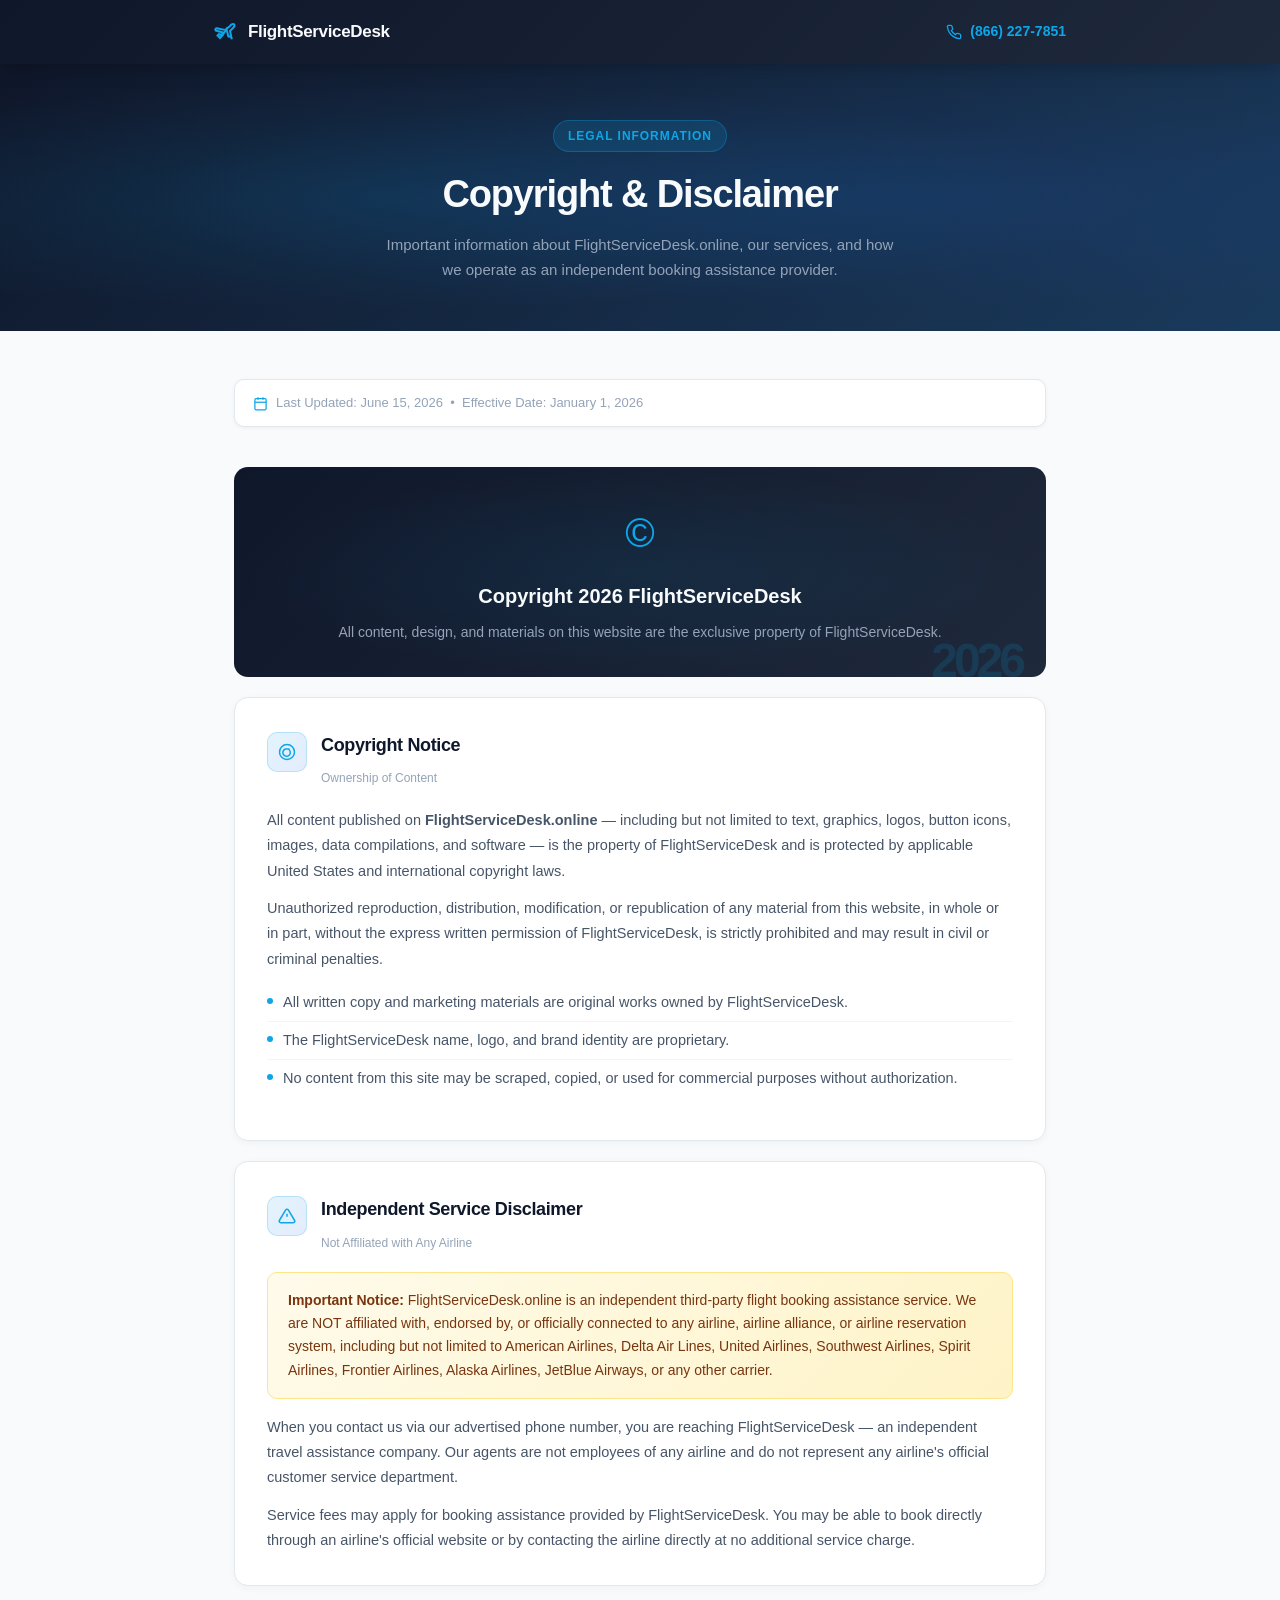
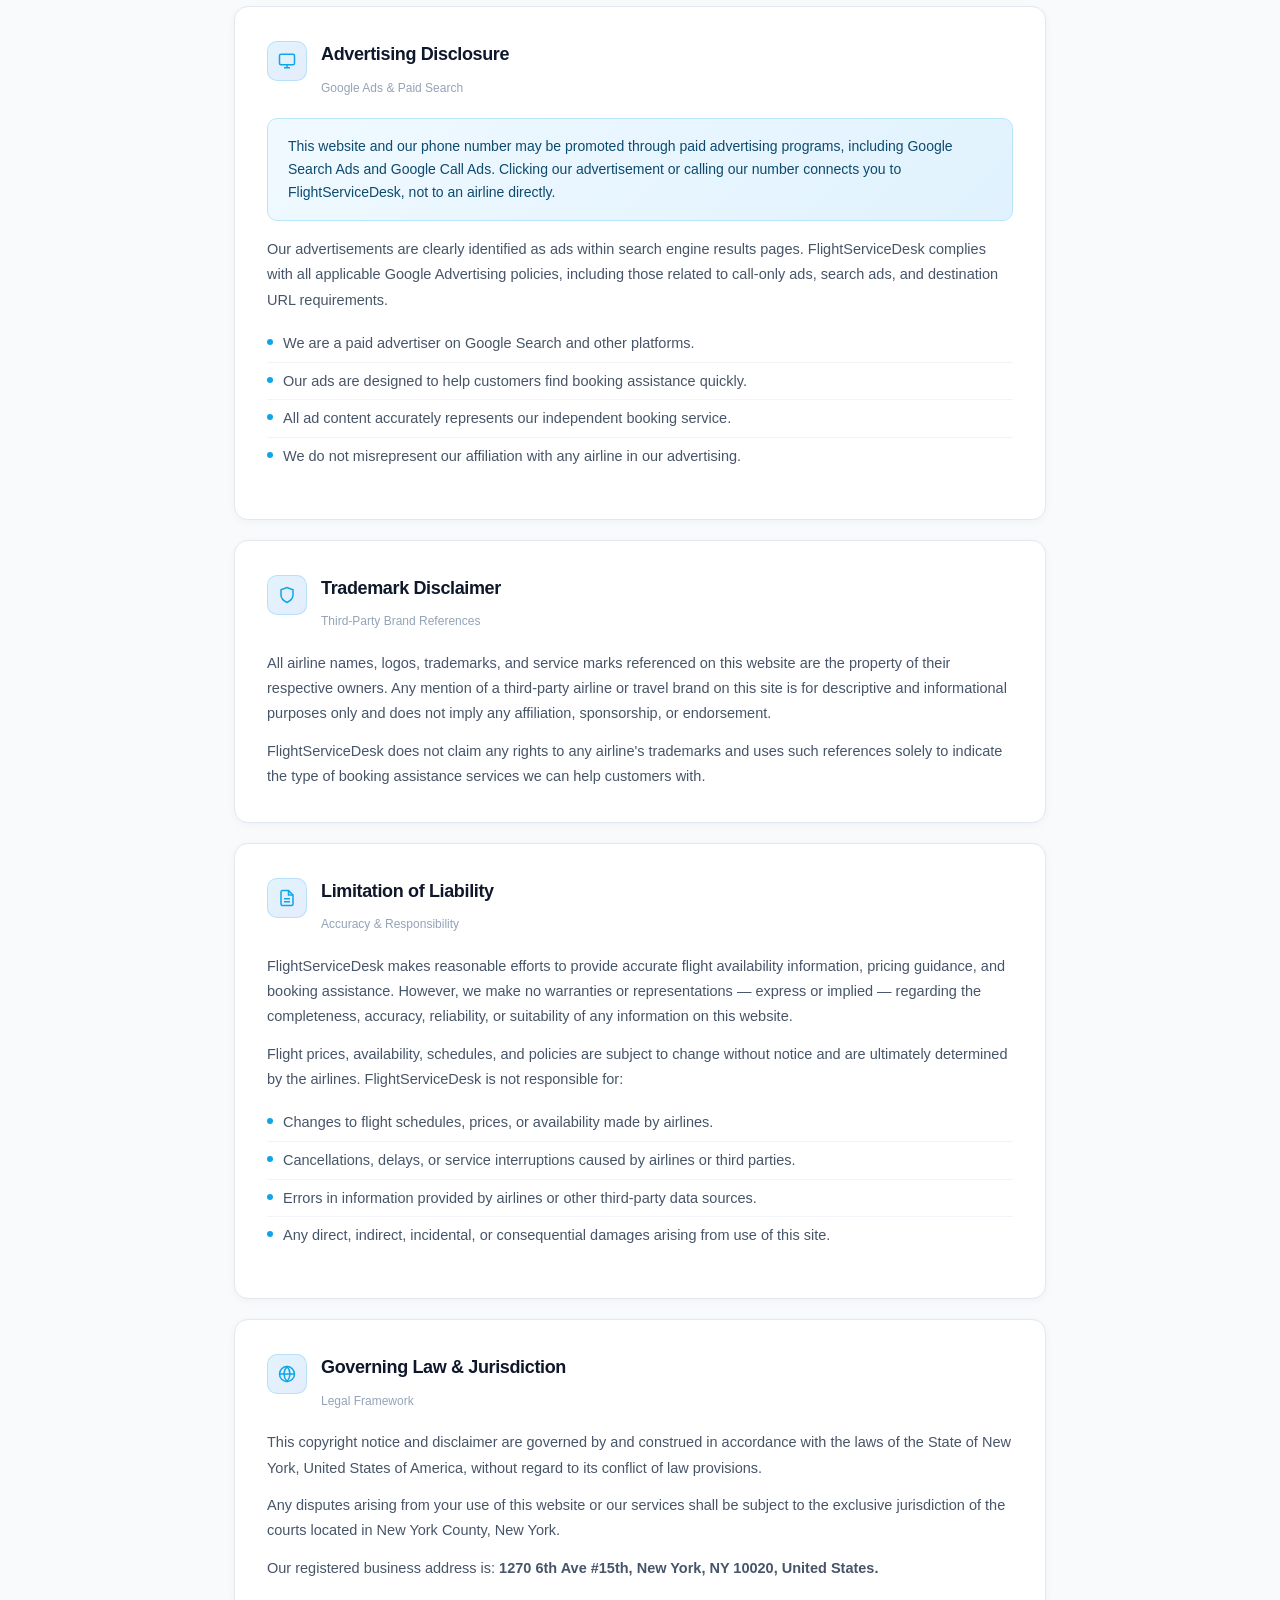
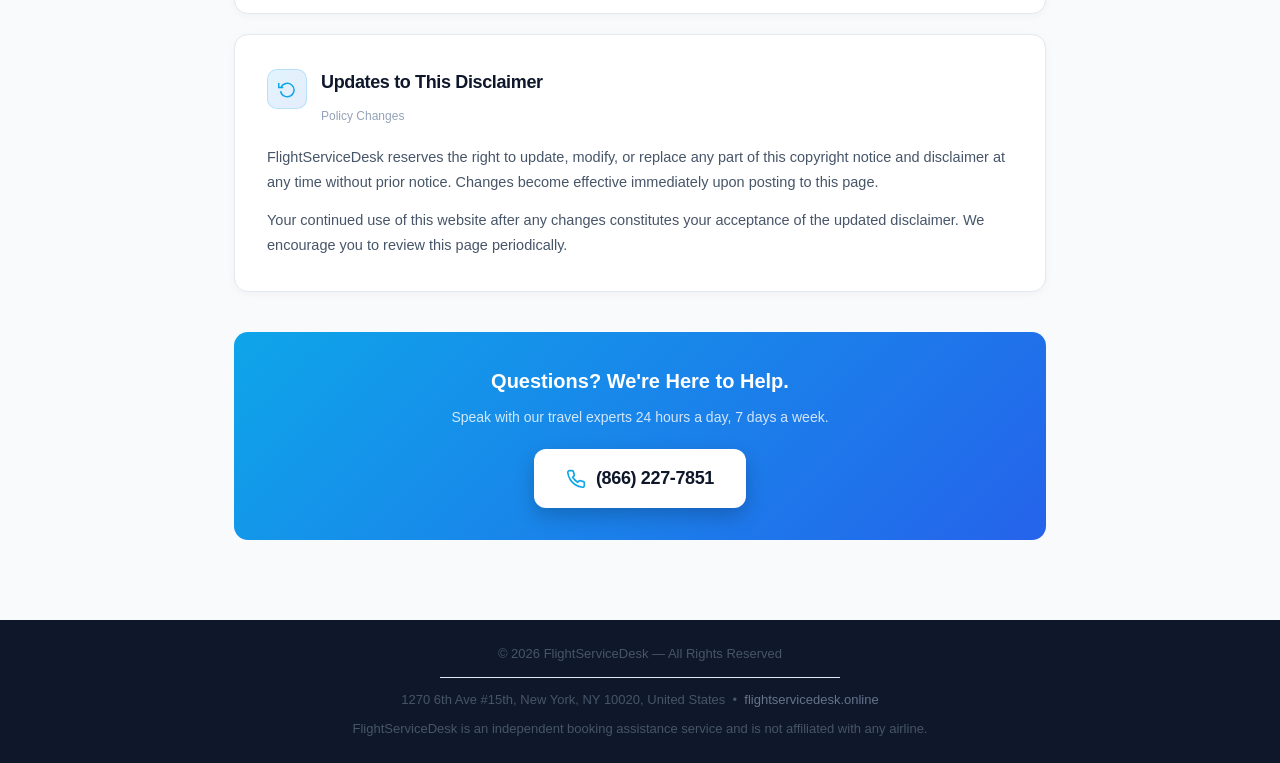
<file: copyright-disclaimer.html>
<!DOCTYPE html>
<html lang="en">
<head>
    <meta charset="UTF-8">
    <meta name="viewport" content="width=device-width, initial-scale=1.0">
    <title>Copyright & Disclaimer | FlightServiceDesk</title>
    <meta name="description" content="Copyright notice and disclaimer for FlightServiceDesk.online — an independent flight booking assistance service.">
    <meta name="robots" content="noindex, nofollow">
    <style>
        *, *::before, *::after {
            margin: 0;
            padding: 0;
            box-sizing: border-box;
        }

        :root {
            --primary: #0ea5e9;
            --primary-dark: #0284c7;
            --dark: #0f172a;
            --dark-mid: #1e293b;
            --text-light: #f8fafc;
            --text-muted: #94a3b8;
            --text-body: #475569;
            --border: #e2e8f0;
            --bg: #f8fafc;
            --white: #ffffff;
        }

        html {
            scroll-behavior: smooth;
        }

        body {
            font-family: -apple-system, BlinkMacSystemFont, 'Segoe UI', Roboto, Oxygen, Ubuntu, sans-serif;
            background: var(--bg);
            color: var(--text-body);
            line-height: 1.7;
            font-size: 15px;
        }

        /* ── Header ── */
        header {
            background: linear-gradient(135deg, var(--dark) 0%, var(--dark-mid) 100%);
            padding: 0;
            position: sticky;
            top: 0;
            z-index: 100;
            box-shadow: 0 1px 20px rgba(0,0,0,0.3);
        }

        .header-inner {
            max-width: 900px;
            margin: 0 auto;
            padding: 0 24px;
            height: 64px;
            display: flex;
            align-items: center;
            justify-content: space-between;
        }

        .logo {
            display: flex;
            align-items: center;
            gap: 10px;
            text-decoration: none;
        }

        .logo svg {
            width: 24px;
            height: 24px;
            color: var(--primary);
        }

        .logo span {
            font-size: 17px;
            font-weight: 700;
            color: var(--text-light);
            letter-spacing: -0.02em;
        }

        .header-phone {
            display: flex;
            align-items: center;
            gap: 8px;
            color: var(--primary);
            font-weight: 600;
            font-size: 14px;
            text-decoration: none;
        }

        .header-phone svg {
            width: 16px;
            height: 16px;
        }

        /* ── Hero Banner ── */
        .page-hero {
            background: linear-gradient(135deg, var(--dark) 0%, #1a3a5c 100%);
            padding: 56px 24px 48px;
            text-align: center;
            position: relative;
            overflow: hidden;
        }

        .page-hero::before {
            content: '';
            position: absolute;
            inset: 0;
            background: radial-gradient(ellipse at 30% 50%, rgba(14, 165, 233, 0.12) 0%, transparent 60%),
                        radial-gradient(ellipse at 70% 50%, rgba(37, 99, 235, 0.1) 0%, transparent 60%);
        }

        .page-hero-inner {
            position: relative;
            max-width: 680px;
            margin: 0 auto;
        }

        .hero-badge {
            display: inline-block;
            background: rgba(14, 165, 233, 0.15);
            border: 1px solid rgba(14, 165, 233, 0.3);
            color: var(--primary);
            font-size: 12px;
            font-weight: 600;
            letter-spacing: 0.08em;
            text-transform: uppercase;
            padding: 5px 14px;
            border-radius: 9999px;
            margin-bottom: 20px;
        }

        .page-hero h1 {
            font-size: clamp(26px, 5vw, 38px);
            font-weight: 800;
            color: var(--text-light);
            letter-spacing: -0.03em;
            line-height: 1.2;
            margin-bottom: 14px;
        }

        .page-hero p {
            color: #94a3b8;
            font-size: 15px;
            max-width: 520px;
            margin: 0 auto;
        }

        /* ── Layout ── */
        .page-wrap {
            max-width: 860px;
            margin: 0 auto;
            padding: 48px 24px 80px;
        }

        /* ── Last Updated Bar ── */
        .last-updated {
            display: flex;
            align-items: center;
            gap: 8px;
            background: #fff;
            border: 1px solid var(--border);
            border-radius: 10px;
            padding: 12px 18px;
            font-size: 13px;
            color: var(--text-muted);
            margin-bottom: 40px;
            box-shadow: 0 1px 4px rgba(0,0,0,0.05);
        }

        .last-updated svg {
            width: 15px;
            height: 15px;
            color: var(--primary);
            flex-shrink: 0;
        }

        /* ── Sections ── */
        .section {
            background: var(--white);
            border: 1px solid var(--border);
            border-radius: 14px;
            padding: 32px;
            margin-bottom: 20px;
            box-shadow: 0 2px 8px rgba(0,0,0,0.04);
        }

        .section-header {
            display: flex;
            align-items: flex-start;
            gap: 14px;
            margin-bottom: 18px;
        }

        .section-icon {
            width: 40px;
            height: 40px;
            background: linear-gradient(135deg, rgba(14, 165, 233, 0.12), rgba(37, 99, 235, 0.12));
            border: 1px solid rgba(14, 165, 233, 0.2);
            border-radius: 10px;
            display: flex;
            align-items: center;
            justify-content: center;
            flex-shrink: 0;
            margin-top: 2px;
        }

        .section-icon svg {
            width: 18px;
            height: 18px;
            color: var(--primary);
        }

        .section h2 {
            font-size: 18px;
            font-weight: 700;
            color: var(--dark);
            letter-spacing: -0.02em;
            margin-bottom: 4px;
        }

        .section-sub {
            font-size: 12px;
            color: var(--text-muted);
            font-weight: 500;
        }

        .section p {
            color: var(--text-body);
            font-size: 14.5px;
            line-height: 1.75;
            margin-bottom: 12px;
        }

        .section p:last-child {
            margin-bottom: 0;
        }

        .section ul {
            list-style: none;
            margin: 10px 0 12px;
        }

        .section ul li {
            display: flex;
            align-items: flex-start;
            gap: 10px;
            font-size: 14.5px;
            color: var(--text-body);
            padding: 6px 0;
            border-bottom: 1px solid #f1f5f9;
        }

        .section ul li:last-child {
            border-bottom: none;
        }

        .section ul li::before {
            content: '';
            width: 6px;
            height: 6px;
            background: var(--primary);
            border-radius: 50%;
            flex-shrink: 0;
            margin-top: 8px;
        }

        .highlight-box {
            background: linear-gradient(135deg, #f0f9ff, #e0f2fe);
            border: 1px solid #bae6fd;
            border-radius: 10px;
            padding: 16px 20px;
            margin: 16px 0;
            font-size: 14px;
            color: #0c4a6e;
            line-height: 1.65;
        }

        .warning-box {
            background: linear-gradient(135deg, #fffbeb, #fef3c7);
            border: 1px solid #fde68a;
            border-radius: 10px;
            padding: 16px 20px;
            margin: 16px 0;
            font-size: 14px;
            color: #78350f;
            line-height: 1.65;
        }

        /* ── Copyright Banner ── */
        .copyright-banner {
            background: linear-gradient(135deg, var(--dark) 0%, var(--dark-mid) 100%);
            border-radius: 14px;
            padding: 32px;
            margin-bottom: 20px;
            text-align: center;
            position: relative;
            overflow: hidden;
        }

        .copyright-banner::before {
            content: '';
            position: absolute;
            inset: 0;
            background: radial-gradient(ellipse at center, rgba(14, 165, 233, 0.08) 0%, transparent 70%);
        }

        .copyright-banner .year {
            font-size: 48px;
            font-weight: 900;
            color: rgba(14, 165, 233, 0.15);
            position: absolute;
            right: 24px;
            bottom: -8px;
            letter-spacing: -4px;
            line-height: 1;
            user-select: none;
        }

        .copyright-banner .copy-symbol {
            font-size: 40px;
            color: var(--primary);
            font-weight: 300;
            margin-bottom: 12px;
            display: block;
            position: relative;
        }

        .copyright-banner h2 {
            font-size: 20px;
            font-weight: 700;
            color: var(--text-light);
            margin-bottom: 8px;
            position: relative;
        }

        .copyright-banner p {
            color: #94a3b8;
            font-size: 14px;
            position: relative;
        }

        /* ── Contact Box ── */
        .contact-box {
            background: linear-gradient(135deg, var(--primary) 0%, #2563eb 100%);
            border-radius: 14px;
            padding: 32px;
            text-align: center;
            margin-top: 40px;
        }

        .contact-box h3 {
            color: white;
            font-size: 20px;
            font-weight: 700;
            margin-bottom: 8px;
        }

        .contact-box p {
            color: rgba(255,255,255,0.8);
            font-size: 14px;
            margin-bottom: 20px;
        }

        .contact-phone {
            display: inline-flex;
            align-items: center;
            gap: 10px;
            background: white;
            color: var(--dark);
            font-size: 18px;
            font-weight: 800;
            padding: 14px 32px;
            border-radius: 12px;
            text-decoration: none;
            box-shadow: 0 8px 20px rgba(0,0,0,0.2);
            transition: transform 0.2s, box-shadow 0.2s;
            letter-spacing: -0.02em;
        }

        .contact-phone:hover {
            transform: translateY(-2px);
            box-shadow: 0 12px 28px rgba(0,0,0,0.25);
        }

        .contact-phone svg {
            width: 20px;
            height: 20px;
            color: var(--primary);
        }

        /* ── Footer ── */
        footer {
            background: var(--dark);
            padding: 24px;
            text-align: center;
        }

        footer p {
            color: #475569;
            font-size: 13px;
            line-height: 1.6;
        }

        footer a {
            color: #64748b;
            text-decoration: none;
        }

        footer a:hover {
            color: var(--primary);
        }

        .divider {
            height: 1px;
            background: var(--border);
            margin: 6px 0;
        }

        /* ── Responsive ── */
        @media (max-width: 600px) {
            .section {
                padding: 22px 18px;
            }

            .copyright-banner {
                padding: 24px 18px;
            }

            .copyright-banner .year {
                font-size: 36px;
                right: 16px;
            }

            .contact-box {
                padding: 24px 18px;
            }

            .contact-phone {
                font-size: 16px;
                padding: 12px 24px;
            }

            .header-phone span {
                display: none;
            }
        }
    </style>
</head>
<body>

    <!-- Header -->
    <header>
        <div class="header-inner">
            <a href="https://flightservicedesk.online/" class="logo">
                <svg viewBox="0 0 24 24" fill="none" stroke="currentColor" stroke-width="2">
                    <path d="M17.8 19.2 16 11l3.5-3.5C21 6 21 4 19 4s-2 1-3.5 2.5L11 10l-8.2-1.8c-.5-.1-.9.1-1.1.5l-.3.5c-.2.5-.1 1 .3 1.3L9 12.5l-2.5 2.5L5 14l-1.5 1.5L6 18l2.5-2.5L12.5 9l1.8 7.3c.3.4.8.5 1.3.3l.5-.3c.4-.2.6-.6.5-1.1Z"/>
                </svg>
                <span>FlightServiceDesk</span>
            </a>
            <a href="tel:+18662277851" class="header-phone">
                <svg viewBox="0 0 24 24" fill="none" stroke="currentColor" stroke-width="2">
                    <path d="M22 16.92v3a2 2 0 0 1-2.18 2 19.79 19.79 0 0 1-8.63-3.07 19.5 19.5 0 0 1-6-6 19.79 19.79 0 0 1-3.07-8.67A2 2 0 0 1 4.11 2h3a2 2 0 0 1 2 1.72 12.84 12.84 0 0 0 .7 2.81 2 2 0 0 1-.45 2.11L8.09 9.91a16 16 0 0 0 6 6l1.27-1.27a2 2 0 0 1 2.11-.45 12.84 12.84 0 0 0 2.81.7A2 2 0 0 1 22 16.92z"/>
                </svg>
                <span>(866) 227-7851</span>
            </a>
        </div>
    </header>

    <!-- Hero -->
    <div class="page-hero">
        <div class="page-hero-inner">
            <span class="hero-badge">Legal Information</span>
            <h1>Copyright &amp; Disclaimer</h1>
            <p>Important information about FlightServiceDesk.online, our services, and how we operate as an independent booking assistance provider.</p>
        </div>
    </div>

    <!-- Content -->
    <div class="page-wrap">

        <div class="last-updated">
            <svg viewBox="0 0 24 24" fill="none" stroke="currentColor" stroke-width="2">
                <rect x="3" y="4" width="18" height="18" rx="2"/><line x1="16" y1="2" x2="16" y2="6"/><line x1="8" y1="2" x2="8" y2="6"/><line x1="3" y1="10" x2="21" y2="10"/>
            </svg>
            Last Updated: June 15, 2026 &nbsp;&bull;&nbsp; Effective Date: January 1, 2026
        </div>

        <!-- Copyright Banner -->
        <div class="copyright-banner">
            <span class="copy-symbol">&copy;</span>
            <h2>Copyright 2026 FlightServiceDesk</h2>
            <p>All content, design, and materials on this website are the exclusive property of FlightServiceDesk.</p>
            <span class="year">2026</span>
        </div>

        <!-- Copyright Notice -->
        <div class="section">
            <div class="section-header">
                <div class="section-icon">
                    <svg viewBox="0 0 24 24" fill="none" stroke="currentColor" stroke-width="2">
                        <circle cx="12" cy="12" r="10"/><path d="M14.31 8l.96 1.5A5 5 0 1 1 9.73 8H14.31z"/>
                    </svg>
                </div>
                <div>
                    <h2>Copyright Notice</h2>
                    <span class="section-sub">Ownership of Content</span>
                </div>
            </div>
            <p>All content published on <strong>FlightServiceDesk.online</strong> — including but not limited to text, graphics, logos, button icons, images, data compilations, and software — is the property of FlightServiceDesk and is protected by applicable United States and international copyright laws.</p>
            <p>Unauthorized reproduction, distribution, modification, or republication of any material from this website, in whole or in part, without the express written permission of FlightServiceDesk, is strictly prohibited and may result in civil or criminal penalties.</p>
            <ul>
                <li>All written copy and marketing materials are original works owned by FlightServiceDesk.</li>
                <li>The FlightServiceDesk name, logo, and brand identity are proprietary.</li>
                <li>No content from this site may be scraped, copied, or used for commercial purposes without authorization.</li>
            </ul>
        </div>

        <!-- Independent Service Disclaimer -->
        <div class="section">
            <div class="section-header">
                <div class="section-icon">
                    <svg viewBox="0 0 24 24" fill="none" stroke="currentColor" stroke-width="2">
                        <path d="M10.29 3.86L1.82 18a2 2 0 0 0 1.71 3h16.94a2 2 0 0 0 1.71-3L13.71 3.86a2 2 0 0 0-3.42 0z"/><line x1="12" y1="9" x2="12" y2="13"/><line x1="12" y1="17" x2="12.01" y2="17"/>
                    </svg>
                </div>
                <div>
                    <h2>Independent Service Disclaimer</h2>
                    <span class="section-sub">Not Affiliated with Any Airline</span>
                </div>
            </div>

            <div class="warning-box">
                <strong>Important Notice:</strong> FlightServiceDesk.online is an independent third-party flight booking assistance service. We are NOT affiliated with, endorsed by, or officially connected to any airline, airline alliance, or airline reservation system, including but not limited to American Airlines, Delta Air Lines, United Airlines, Southwest Airlines, Spirit Airlines, Frontier Airlines, Alaska Airlines, JetBlue Airways, or any other carrier.
            </div>

            <p>When you contact us via our advertised phone number, you are reaching FlightServiceDesk — an independent travel assistance company. Our agents are not employees of any airline and do not represent any airline's official customer service department.</p>
            <p>Service fees may apply for booking assistance provided by FlightServiceDesk. You may be able to book directly through an airline's official website or by contacting the airline directly at no additional service charge.</p>
        </div>

        <!-- Advertising Disclosure -->
        <div class="section">
            <div class="section-header">
                <div class="section-icon">
                    <svg viewBox="0 0 24 24" fill="none" stroke="currentColor" stroke-width="2">
                        <rect x="2" y="3" width="20" height="14" rx="2"/><line x1="8" y1="21" x2="16" y2="21"/><line x1="12" y1="17" x2="12" y2="21"/>
                    </svg>
                </div>
                <div>
                    <h2>Advertising Disclosure</h2>
                    <span class="section-sub">Google Ads &amp; Paid Search</span>
                </div>
            </div>

            <div class="highlight-box">
                This website and our phone number may be promoted through paid advertising programs, including Google Search Ads and Google Call Ads. Clicking our advertisement or calling our number connects you to FlightServiceDesk, not to an airline directly.
            </div>

            <p>Our advertisements are clearly identified as ads within search engine results pages. FlightServiceDesk complies with all applicable Google Advertising policies, including those related to call-only ads, search ads, and destination URL requirements.</p>
            <ul>
                <li>We are a paid advertiser on Google Search and other platforms.</li>
                <li>Our ads are designed to help customers find booking assistance quickly.</li>
                <li>All ad content accurately represents our independent booking service.</li>
                <li>We do not misrepresent our affiliation with any airline in our advertising.</li>
            </ul>
        </div>

        <!-- Trademark Notice -->
        <div class="section">
            <div class="section-header">
                <div class="section-icon">
                    <svg viewBox="0 0 24 24" fill="none" stroke="currentColor" stroke-width="2">
                        <path d="M12 22s8-4 8-10V5l-8-3-8 3v7c0 6 8 10 8 10z"/>
                    </svg>
                </div>
                <div>
                    <h2>Trademark Disclaimer</h2>
                    <span class="section-sub">Third-Party Brand References</span>
                </div>
            </div>
            <p>All airline names, logos, trademarks, and service marks referenced on this website are the property of their respective owners. Any mention of a third-party airline or travel brand on this site is for descriptive and informational purposes only and does not imply any affiliation, sponsorship, or endorsement.</p>
            <p>FlightServiceDesk does not claim any rights to any airline's trademarks and uses such references solely to indicate the type of booking assistance services we can help customers with.</p>
        </div>

        <!-- Limitation of Liability -->
        <div class="section">
            <div class="section-header">
                <div class="section-icon">
                    <svg viewBox="0 0 24 24" fill="none" stroke="currentColor" stroke-width="2">
                        <path d="M14 2H6a2 2 0 0 0-2 2v16a2 2 0 0 0 2 2h12a2 2 0 0 0 2-2V8z"/><polyline points="14,2 14,8 20,8"/><line x1="16" y1="13" x2="8" y2="13"/><line x1="16" y1="17" x2="8" y2="17"/>
                    </svg>
                </div>
                <div>
                    <h2>Limitation of Liability</h2>
                    <span class="section-sub">Accuracy &amp; Responsibility</span>
                </div>
            </div>
            <p>FlightServiceDesk makes reasonable efforts to provide accurate flight availability information, pricing guidance, and booking assistance. However, we make no warranties or representations — express or implied — regarding the completeness, accuracy, reliability, or suitability of any information on this website.</p>
            <p>Flight prices, availability, schedules, and policies are subject to change without notice and are ultimately determined by the airlines. FlightServiceDesk is not responsible for:</p>
            <ul>
                <li>Changes to flight schedules, prices, or availability made by airlines.</li>
                <li>Cancellations, delays, or service interruptions caused by airlines or third parties.</li>
                <li>Errors in information provided by airlines or other third-party data sources.</li>
                <li>Any direct, indirect, incidental, or consequential damages arising from use of this site.</li>
            </ul>
        </div>

        <!-- Governing Law -->
        <div class="section">
            <div class="section-header">
                <div class="section-icon">
                    <svg viewBox="0 0 24 24" fill="none" stroke="currentColor" stroke-width="2">
                        <circle cx="12" cy="12" r="10"/><line x1="2" y1="12" x2="22" y2="12"/><path d="M12 2a15.3 15.3 0 0 1 4 10 15.3 15.3 0 0 1-4 10 15.3 15.3 0 0 1-4-10 15.3 15.3 0 0 1 4-10z"/>
                    </svg>
                </div>
                <div>
                    <h2>Governing Law &amp; Jurisdiction</h2>
                    <span class="section-sub">Legal Framework</span>
                </div>
            </div>
            <p>This copyright notice and disclaimer are governed by and construed in accordance with the laws of the State of New York, United States of America, without regard to its conflict of law provisions.</p>
            <p>Any disputes arising from your use of this website or our services shall be subject to the exclusive jurisdiction of the courts located in New York County, New York.</p>
            <p>Our registered business address is: <strong>1270 6th Ave #15th, New York, NY 10020, United States.</strong></p>
        </div>

        <!-- Changes to Disclaimer -->
        <div class="section">
            <div class="section-header">
                <div class="section-icon">
                    <svg viewBox="0 0 24 24" fill="none" stroke="currentColor" stroke-width="2">
                        <polyline points="1,4 1,10 7,10"/><path d="M3.51 15a9 9 0 1 0 .49-4.92"/>
                    </svg>
                </div>
                <div>
                    <h2>Updates to This Disclaimer</h2>
                    <span class="section-sub">Policy Changes</span>
                </div>
            </div>
            <p>FlightServiceDesk reserves the right to update, modify, or replace any part of this copyright notice and disclaimer at any time without prior notice. Changes become effective immediately upon posting to this page.</p>
            <p>Your continued use of this website after any changes constitutes your acceptance of the updated disclaimer. We encourage you to review this page periodically.</p>
        </div>

        <!-- Contact CTA -->
        <div class="contact-box">
            <h3>Questions? We're Here to Help.</h3>
            <p>Speak with our travel experts 24 hours a day, 7 days a week.</p>
            <a href="tel:+18662277851" class="contact-phone">
                <svg viewBox="0 0 24 24" fill="none" stroke="currentColor" stroke-width="2">
                    <path d="M22 16.92v3a2 2 0 0 1-2.18 2 19.79 19.79 0 0 1-8.63-3.07 19.5 19.5 0 0 1-6-6 19.79 19.79 0 0 1-3.07-8.67A2 2 0 0 1 4.11 2h3a2 2 0 0 1 2 1.72 12.84 12.84 0 0 0 .7 2.81 2 2 0 0 1-.45 2.11L8.09 9.91a16 16 0 0 0 6 6l1.27-1.27a2 2 0 0 1 2.11-.45 12.84 12.84 0 0 0 2.81.7A2 2 0 0 1 22 16.92z"/>
                </svg>
                (866) 227-7851
            </a>
        </div>

    </div>

    <!-- Footer -->
    <footer>
        <p>&copy; 2026 FlightServiceDesk &mdash; All Rights Reserved</p>
        <div class="divider" style="max-width:400px;margin:12px auto;"></div>
        <p>
            1270 6th Ave #15th, New York, NY 10020, United States
            &nbsp;&bull;&nbsp;
            <a href="https://flightservicedesk.online/">flightservicedesk.online</a>
        </p>
        <p style="margin-top:8px;">
            FlightServiceDesk is an independent booking assistance service and is not affiliated with any airline.
        </p>
    </footer>

</body>
</html>
</file>
